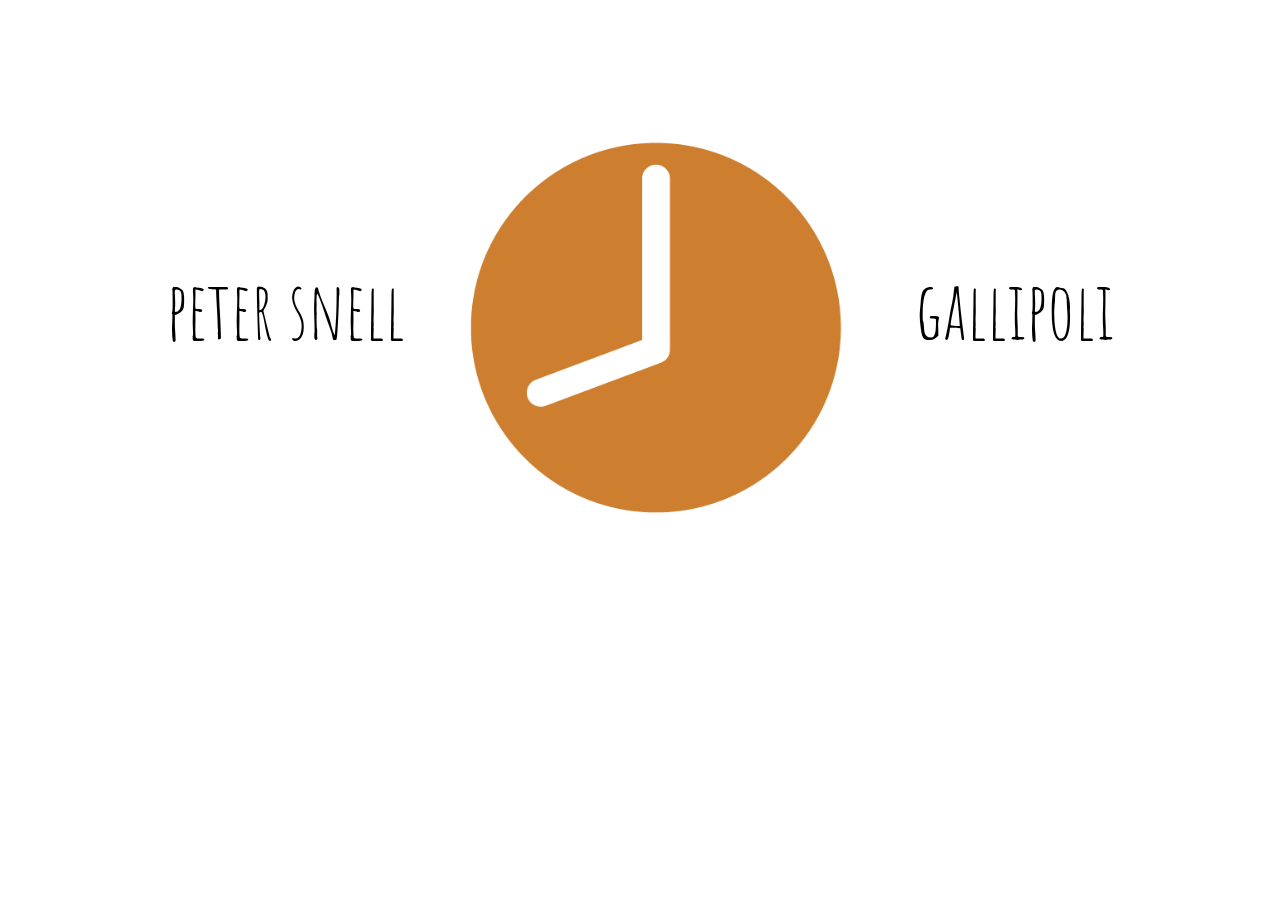
<file: index.html>
<!doctype html>
<html>
<head>
<meta charset="utf-8">
<title>WaitTime</title>
<link href="index.css" rel="stylesheet" type="text/css">
<link href="https://fonts.googleapis.com/css?family=Amatic+SC" rel="stylesheet">
</head>

<body>
<div class="clock">
	<a href="petersnell.html">peter snell</a>
	<img style="vertical-align:middle" src="clockGif.gif"/>
	<a href="gallipoli.html">gallipoli</a>
</div>
</body>
</html>
</file>
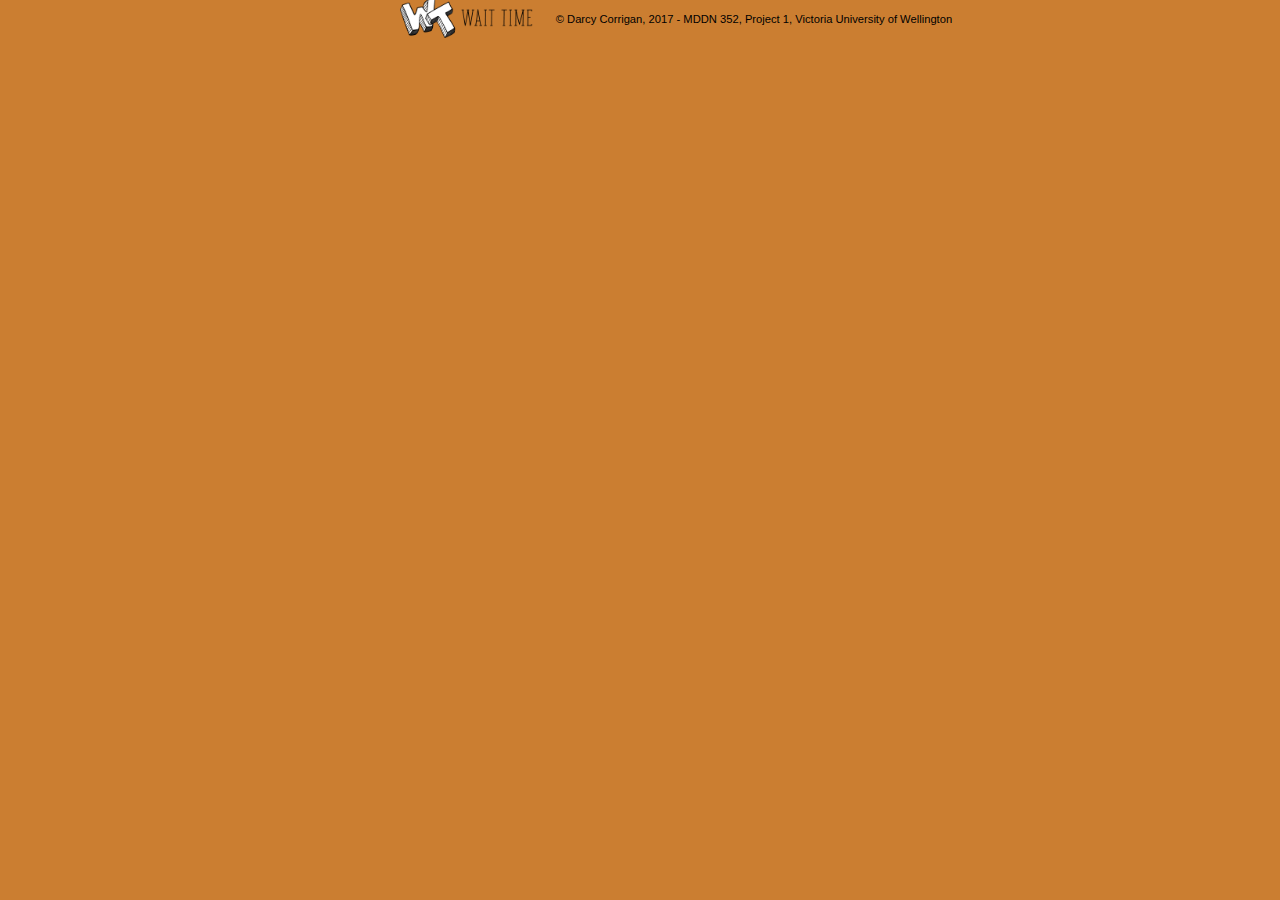
<file: gallipoli.html>
<!doctype html>
<html>
<head>
<meta charset="utf-8">
<title>Gallipoli Exhibition</title>
<link href="css.css" rel="stylesheet" type="text/css">
<link href="https://fonts.googleapis.com/css?family=Amatic+SC" rel="stylesheet">
</head>

<body>
<div class="petersnell">
		<header><a href="petersnell.html">peter snell</a></header>
	</div>
	<div class="gallipoli">
		<header><a href="gallipoli.html">gallipoli</a></header>
	</div>
<div id="bookingjs"></div> 
<script src="//ajax.googleapis.com/ajax/libs/jquery/2.1.3/jquery.min.js" defer></script> <script src="//cdn.timekit.io/booking-js/v1/booking.min.js" defer></script> <script>window.timekitBookingConfig = { widgetId: 'da614b02-1bf2-408a-9530-b0e8771b8ad1' }</script>
<div class="footer">
	  <img id="footerLogo" src="longLogo.png">
		  <h4 id="footerh4"> &copy Darcy Corrigan, 2017 - MDDN 352, Project 1, Victoria University of Wellington</h4>
	  </div>
</body>
</html>
</file>
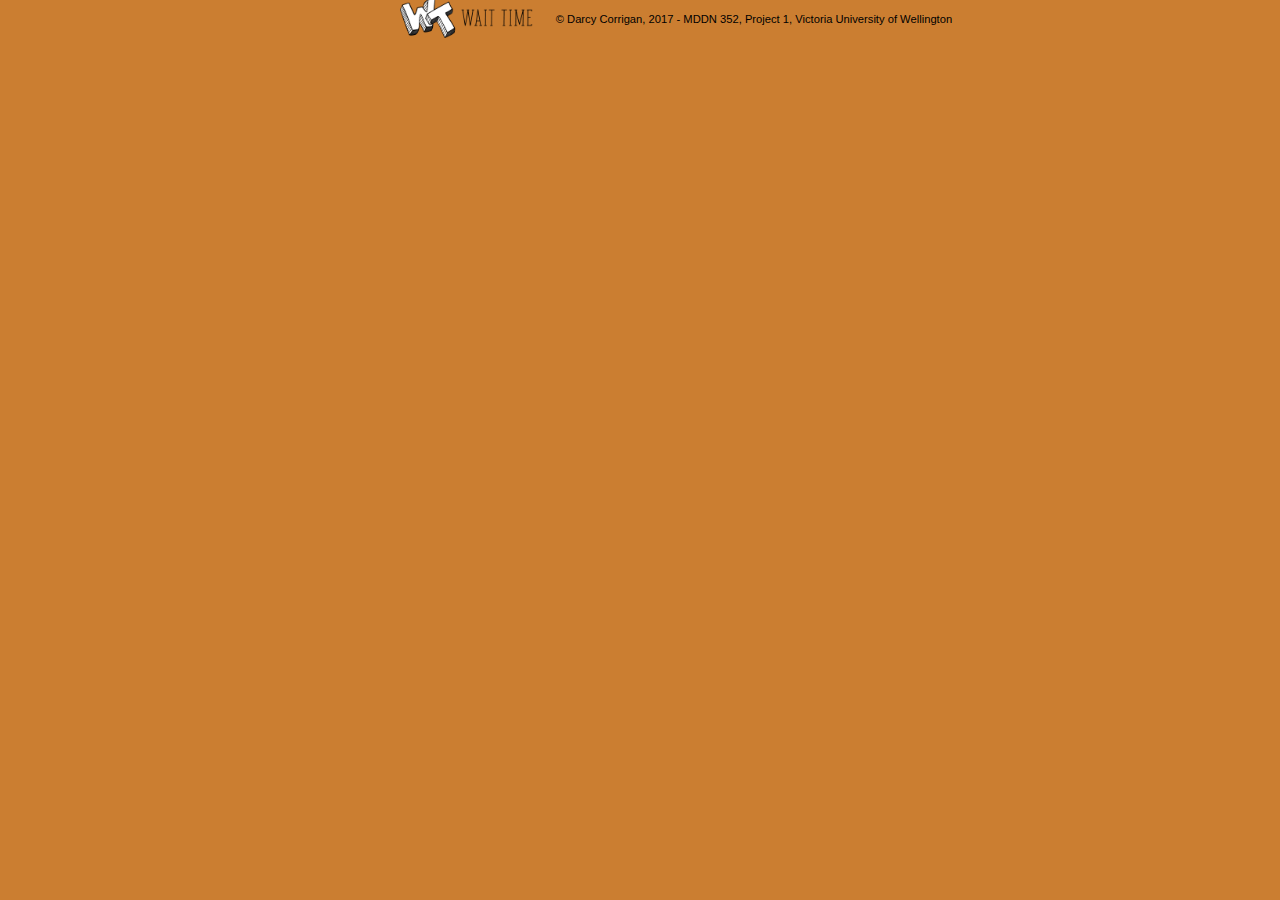
<file: petersnell.html>
<!doctype html>
<html>
<head>
<meta charset="utf-8">
<title>Peter Snell Exhibition</title>
<link href="css.css" rel="stylesheet" type="text/css">
<link href="https://fonts.googleapis.com/css?family=Amatic+SC" rel="stylesheet">
</head>

<body>
	<div class="petersnell">
		<header><a href="petersnell.html">peter snell</a></header>
	</div>
	<div class="gallipoli">
		<header><a href="gallipoli.html">gallipoli</a></header>
	</div>
<div id="bookingjs"></div> <script src="//ajax.googleapis.com/ajax/libs/jquery/2.1.3/jquery.min.js" defer></script> <script src="//cdn.timekit.io/booking-js/v1/booking.min.js" defer></script> <script>window.timekitBookingConfig = { widgetId: '772865f6-2dc5-4b5b-8b30-2257ac78cb78' }</script>
<div class="footer">
	  <img id="footerLogo" src="longLogo.png">
		  <h4 id="footerh4"> &copy Darcy Corrigan, 2017 - MDDN 352, Project 1, Victoria University of Wellington</h4>
	  </div>
</body>
</html>
</file>
<file: index.css>
div {
	margin-top: 6em;
	text-align: center;
}

img {
	height: 30em;
}

a {
	font-family: 'Amatic SC', cursive;
	text-align: center;
	color: black;
	text-decoration: none;
	font-size: 5em;
}

a:hover {
	color: #CB7E31;
	font-style: italic;
}
</file>
<file: css.css>
body {
	background-color: #CB7E31 !important;
	font-family: 'Source Sans Pro', sans-serif;
}

header {
	margin-top: -2.5em;
}

.petersnell {
	font-family: 'Amatic SC', cursive;
	float: left;
	margin-left: 32em;
}

.gallipoli {
	font-family: 'Amatic SC', cursive;
	float: right;
	margin-right: 32em;
}

a {
	text-align: center;
	color: black;
	text-decoration: none;
	font-size: 1.8em;
}

a:hover {
	color: white;
	font-style: italic;
}

.bookingjs {
	margin: 6em 2em 2em 2em !important;
}

.fc-scroller {
	height: 30em !important;
}

.fc-event {
	border: none !important;
	background-color: #EFEFEF !important;
	border-radius: 0px !important;
	margin: 1px 0px !important;
}

.fc-event:hover {
	background-color: #DC800C !important;
}

.bookingjs-form-button {
		background-color: #DC800C !important;
}

.fc-unthemed .fc-divider, .fc-unthemed .fc-popover, .fc-unthemed .fc-row, .fc-unthemed tbody, .fc-unthemed td, .fc-unthemed th, .fc-unthemed thead  {
	border-color: #CB7E31 !important;
}

.bookingjs-poweredby {
	font-size: 0em !important;
}

.bookingjs-timekitlogo {
	width: 0em !important;
}

/* footer */
.footer {
	height: 3em;
	background-color: #CB7E31;
	display: block;
	margin: -.6em -0.5em -0.5em;
	left: auto;
	right: auto;
	overflow: hidden;
}

#footerLogo {
	height: 2.5em;
	max-width: 100%;
	padding-left: 25em;
	float: left;
}

#footerh4 {	
	font-weight: 400;
	font-size: .7em;
	padding: 0em 2em;
	float: left;
}
</file>
